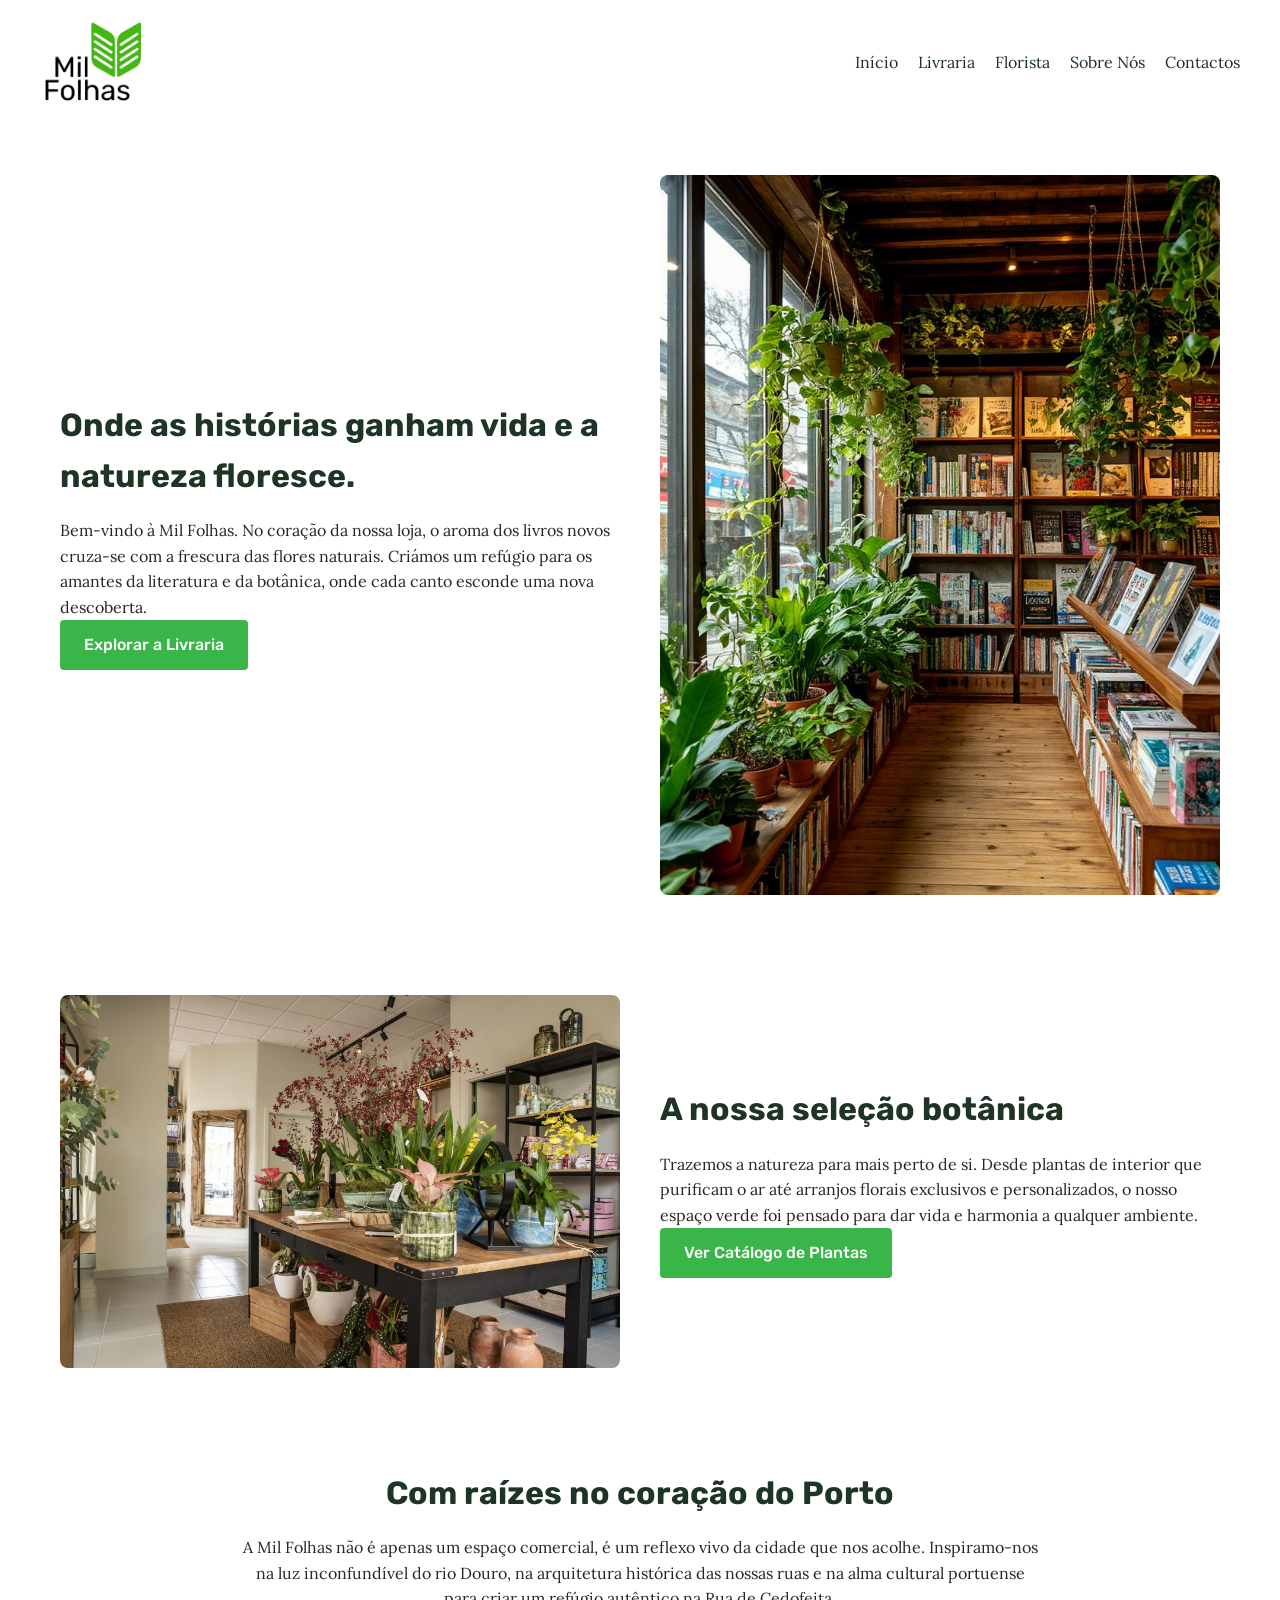
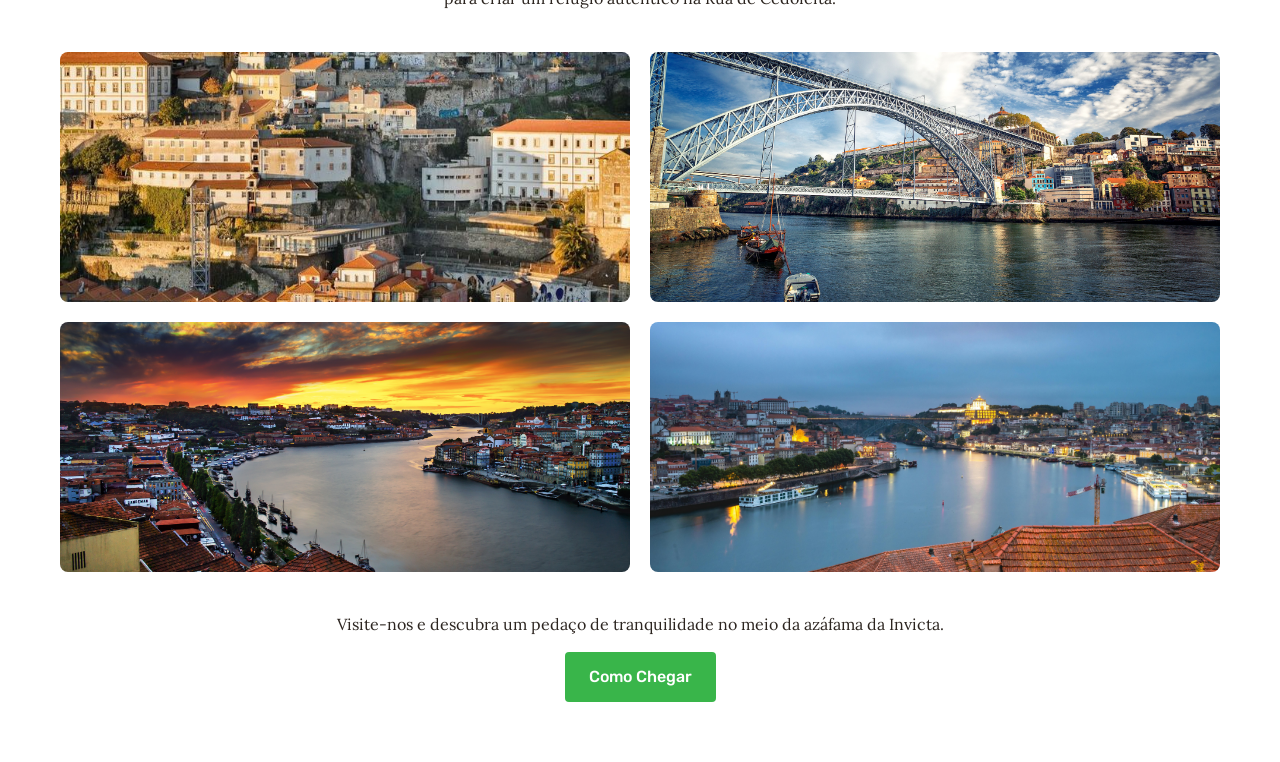
<file: index.html>
<!DOCTYPE html>
<html lang="pt-PT">
<head>
    <meta charset="UTF-8">
    <meta name="viewport" content="width=device-width, initial-scale=1.0">
    <title>Mil Folhas | Livraria & Florista</title>
    
    <link rel="stylesheet" href="css/layout.css">
    <link rel="stylesheet" href="css/style.css">
</head>
<body>

    <header class="main-header container">
        <div class="brand-logo">
            <a href="index.html">
                <img src="logo-mil-folhas.png" alt="Logótipo Mil Folhas" class="logo-img">
            </a>
        </div>
        <nav class="main-nav">
            <ul>
                <li><a href="index.html">Início</a></li>
                <li><a href="pages/livraria.html">Livraria</a></li>
                <li><a href="pages/florista.html">Florista</a></li>
                <li><a href="pages/sobre.html">Sobre Nós</a></li>
                <li><a href="pages/contactos.html">Contactos</a></li>
            </ul>
        </nav>
    </header>

    <main class="container">
        
        <section class="hero-section grid-2-cols">
            <div class="hero-content">
                <h2>Onde as histórias ganham vida e a natureza floresce.</h2>
                <p>
                    Bem-vindo à Mil Folhas. No coração da nossa loja, o aroma dos livros novos cruza-se 
                    com a frescura das flores naturais. Criámos um refúgio para os amantes da literatura 
                    e da botânica, onde cada canto esconde uma nova descoberta.
                </p>
                <a href="pages/livraria.html" class="btn-primary">Explorar a Livraria</a>
            </div>
            <div class="hero-image">
                <img src="interior.jpeg" alt="Interior acolhedor da Mil Folhas">
            </div>
        </section>

        <section class="florist-section grid-2-cols">
            <div class="florist-image">
                <img src="arranjos-flores.jpeg" alt="Mesa de exposição com arranjos florais">
            </div>
            <div class="florist-content">
                <h2>A nossa seleção botânica</h2>
                <p>
                    Trazemos a natureza para mais perto de si. Desde plantas de interior que purificam o ar 
                    até arranjos florais exclusivos e personalizados, o nosso espaço verde foi pensado para 
                    dar vida e harmonia a qualquer ambiente.
                </p>
                <a href="pages/florista.html" class="btn-primary">Ver Catálogo de Plantas</a>
            </div>
        </section>

        <section class="porto-section text-center">
            <h2>Com raízes no coração do Porto</h2>
            <p style="max-width: 800px; margin: 0 auto;">
                A Mil Folhas não é apenas um espaço comercial, é um reflexo vivo da cidade que nos acolhe. 
                Inspiramo-nos na luz inconfundível do rio Douro, na arquitetura histórica das nossas ruas e 
                na alma cultural portuense para criar um refúgio autêntico na Rua de Cedofeita.
            </p>
            
            <div class="grid-2-cols" style="margin-top: 40px; gap: 20px;">
                <div>
                    <img src="porto.jpeg" alt="Vista da arquitetura histórica da Ribeira do Porto" style="border-radius: 8px;">
                </div>
                <div>
                    <img src="porto4.jpeg" alt="Ponte Dom Luís I e o rio Douro" style="border-radius: 8px;">
                </div>
                <div>
                    <img src="porto2.jpeg" alt="Pôr do sol sobre o rio Douro no Porto" style="border-radius: 8px;">
                </div>
                <div>
                    <img src="porto3.jpeg" alt="Vista noturna da cidade do Porto iluminada" style="border-radius: 8px;">
                </div>
            </div>
            
            <p style="margin-top: 40px;">
                Visite-nos e descubra um pedaço de tranquilidade no meio da azáfama da Invicta.
            </p>
            <a href="pages/contactos.html" class="btn-primary" style="margin-top: 15px;">Como Chegar</a>
        </section>

    </main>

</body>
</html>
</main>
    
    <script src="js/main.js"></script>
</body>
</html>
</file>
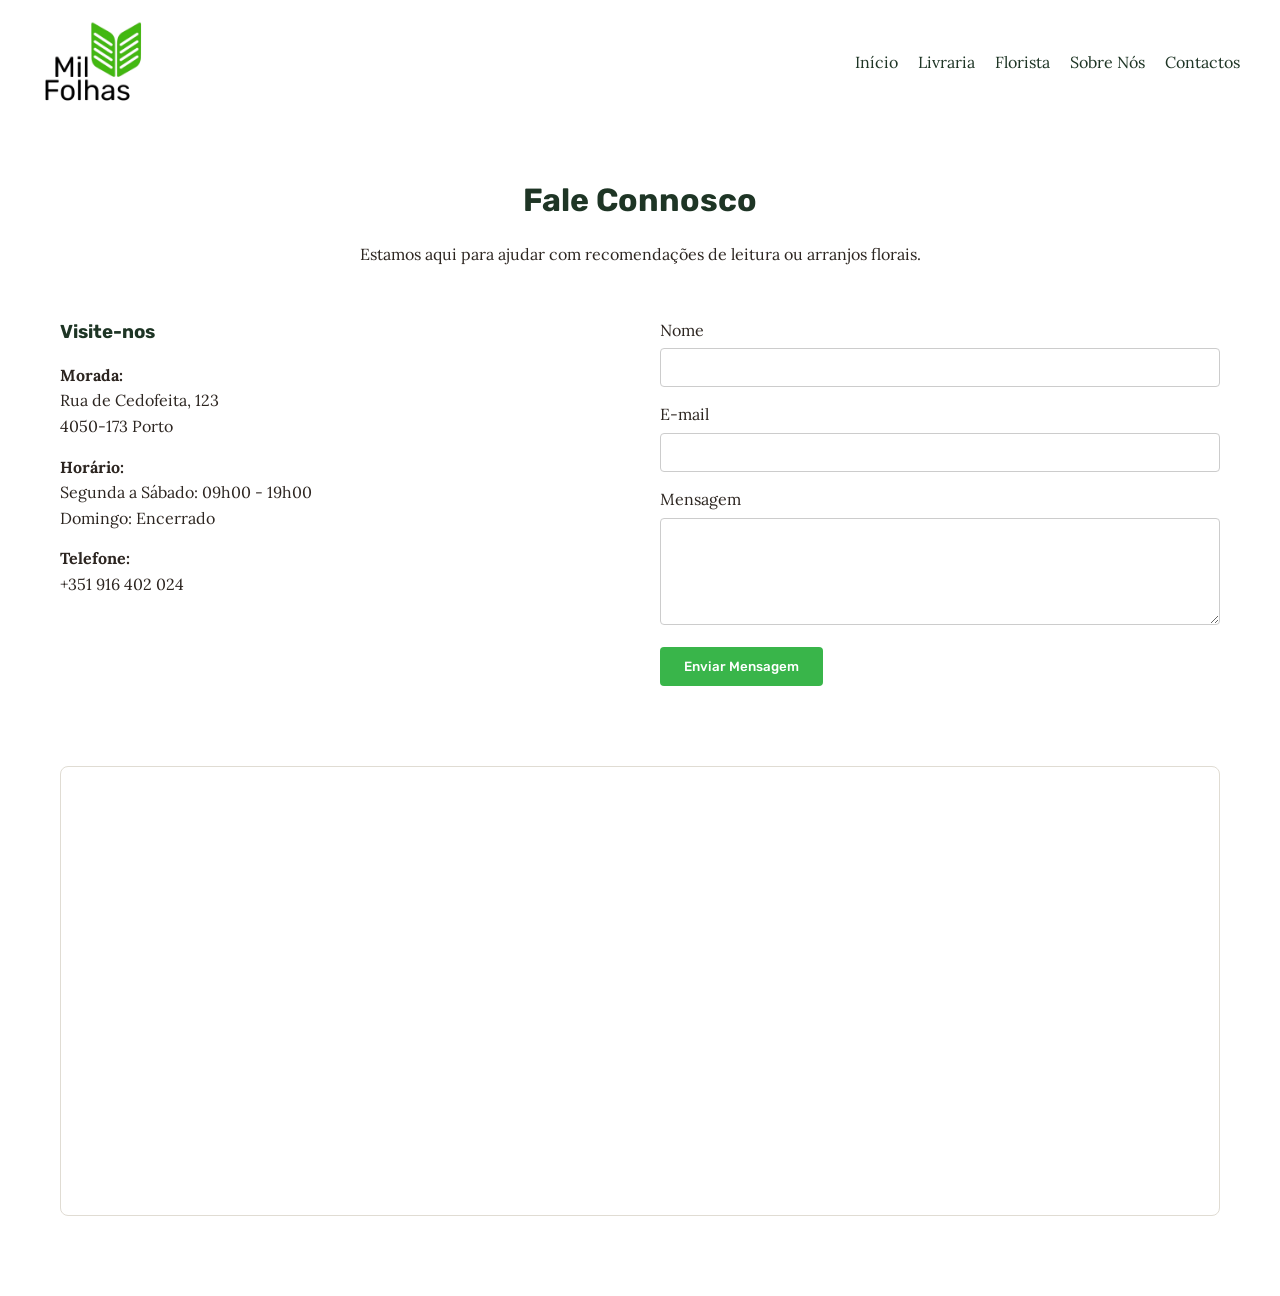
<file: pages/contactos.html>
<!DOCTYPE html>
<html lang="pt-PT">
<head>
    <meta charset="UTF-8">
    <meta name="viewport" content="width=device-width, initial-scale=1.0">
    <title>Contactos | Mil Folhas</title>
    
    <link rel="stylesheet" href="../css/layout.css">
    <link rel="stylesheet" href="../css/style.css">
</head>
<body>

    <header class="main-header container">
        <div class="brand-logo">
            <a href="../index.html">
                <img src="../logo-mil-folhas.png" alt="Logótipo Mil Folhas" class="logo-img">
            </a>
        </div>
        <nav class="main-nav">
            <ul>
                <li><a href="../index.html">Início</a></li>
                <li><a href="livraria.html">Livraria</a></li>
                <li><a href="florista.html">Florista</a></li>
                <li><a href="sobre.html">Sobre Nós</a></li>
                <li><a href="contactos.html">Contactos</a></li>
            </ul>
        </nav>
    </header>

    <main class="container">
        
        <div class="section-header text-center">
            <h2>Fale Connosco</h2>
            <p>Estamos aqui para ajudar com recomendações de leitura ou arranjos florais.</p>
        </div>

        <section class="grid-2-cols contact-section">
            <div class="contact-info">
                <h3>Visite-nos</h3>
                <p>
                    <strong>Morada:</strong><br>
                    Rua de Cedofeita, 123<br>
                    4050-173 Porto
                </p>
                <p>
                    <strong>Horário:</strong><br>
                    Segunda a Sábado: 09h00 - 19h00<br>
                    Domingo: Encerrado
                </p>
                <p>
                    <strong>Telefone:</strong><br>
                    +351 916 402 024
                </p>
            </div>
            
            <div class="contact-form">
                <form>
                    <div class="form-group">
                        <label for="nome">Nome</label>
                        <input type="text" id="nome" name="nome" required>
                    </div>
                    
                    <div class="form-group">
                        <label for="email">E-mail</label>
                        <input type="email" id="email" name="email" required>
                    </div>
                    
                    <div class="form-group">
                        <label for="mensagem">Mensagem</label>
                        <textarea id="mensagem" name="mensagem" rows="5" required></textarea>
                    </div>
                    
                    <button type="submit" class="btn-primary">Enviar Mensagem</button>
                </form>
            </div>
        </section>

        <section class="map-section">
            <div class="map-container">
                <iframe 
                    src="https://maps.google.com/maps?q=Rua%20de%20Cedofeita,%20123,%20Porto&t=&z=16&ie=UTF8&iwloc=&output=embed" 
                    loading="lazy">
                </iframe>
            </div>
        </section>

    </main>

</body>
</html>
</main>
    
    <script src="../js/main.js"></script>
</body>
</html>
</file>
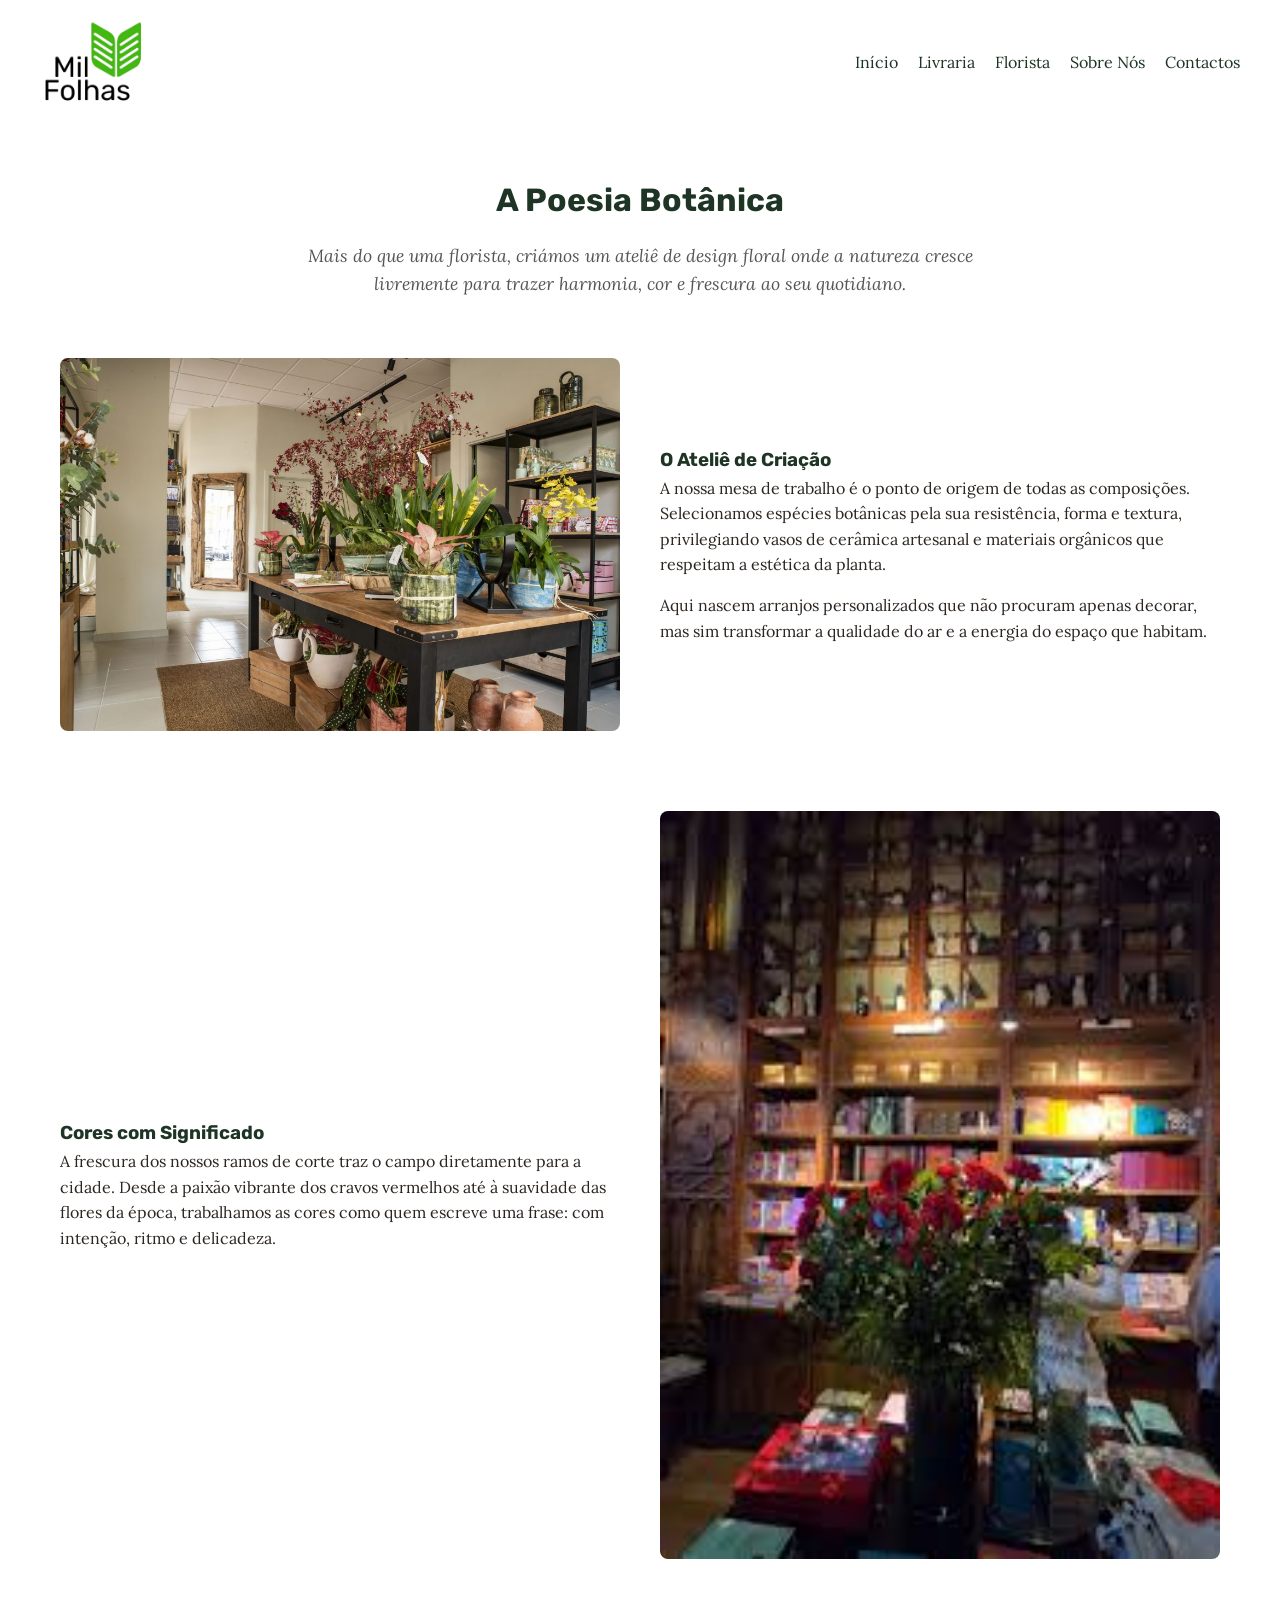
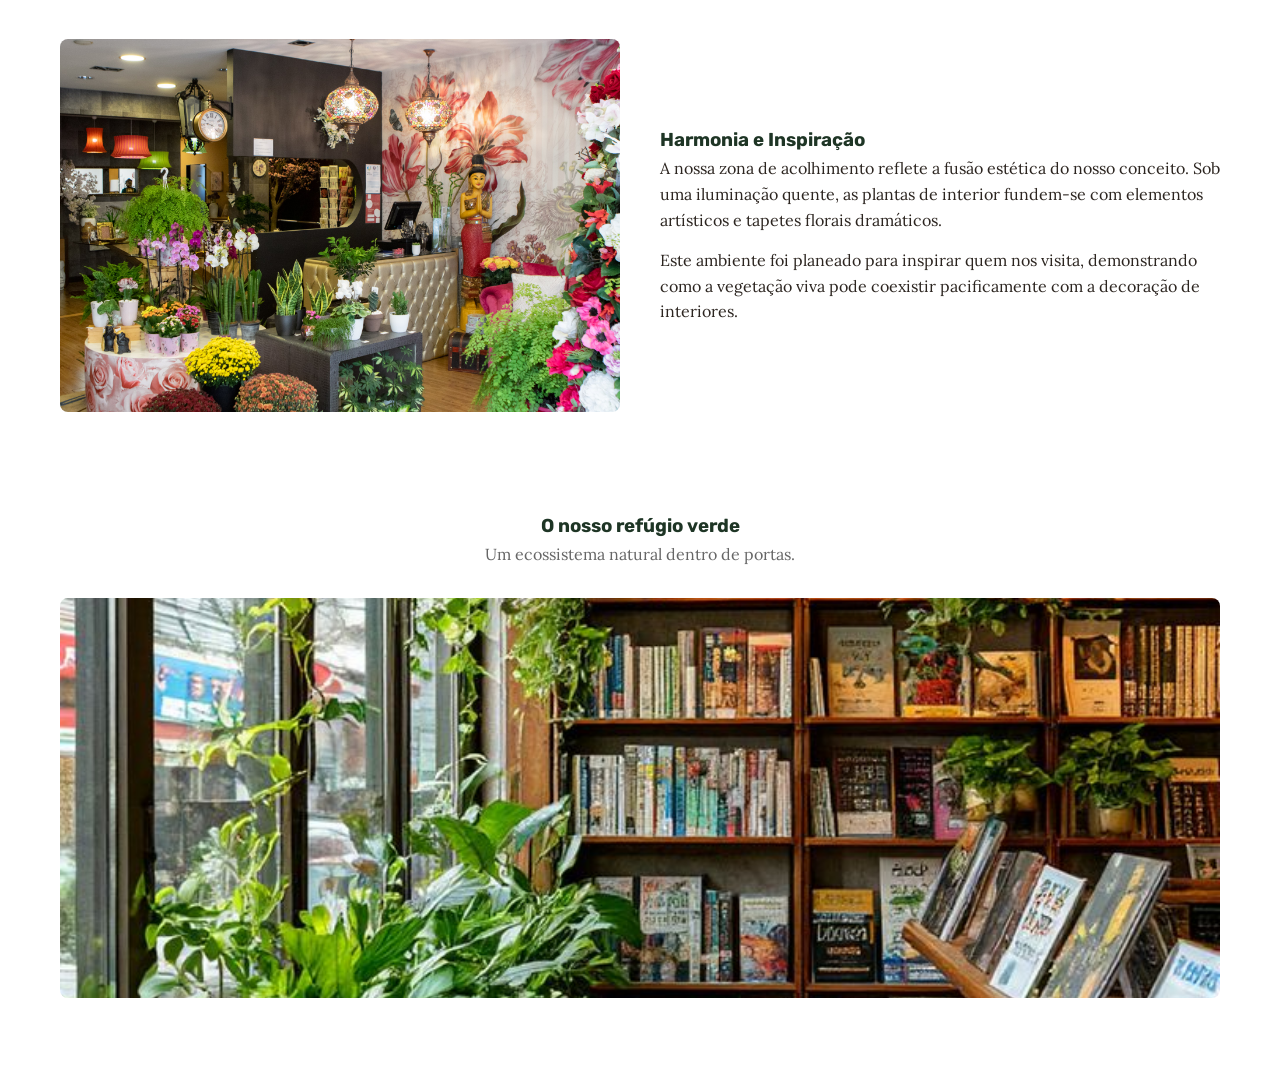
<file: pages/florista.html>
<!DOCTYPE html>
<html lang="pt-PT">
<head>
    <meta charset="UTF-8">
    <meta name="viewport" content="width=device-width, initial-scale=1.0">
    <title>Florista | Mil Folhas</title>
    
    <link rel="stylesheet" href="../css/layout.css">
    <link rel="stylesheet" href="../css/style.css">
</head>
<body>

    <header class="main-header container">
        <div class="brand-logo">
            <a href="../index.html">
                <img src="../logo-mil-folhas.png" alt="Logótipo Mil Folhas" class="logo-img">
            </a>
        </div>
        <nav class="main-nav">
            <ul>
                <li><a href="../index.html">Início</a></li>
                <li><a href="livraria.html">Livraria</a></li>
                <li><a href="florista.html">Florista</a></li>
                <li><a href="sobre.html">Sobre Nós</a></li>
                <li><a href="contactos.html">Contactos</a></li>
            </ul>
        </nav>
    </header>

    <main class="container" style="margin-bottom: 80px;">
        
        <div class="section-header text-center" style="max-width: 750px; margin-left: auto; margin-right: auto;">
            <h2>A Poesia Botânica</h2>
            <p style="font-size: 1.1rem; color: #555; font-style: italic;">
                Mais do que uma florista, criámos um ateliê de design floral onde a natureza cresce livremente para trazer harmonia, cor e frescura ao seu quotidiano.
            </p>
        </div>

        <section class="grid-2-cols" style="margin-top: 60px;">
            <div class="editorial-image">
                <img src="../arranjos-flores.jpeg" alt="Mesa de ateliê com vasos de cerâmica e plantas de interior">
            </div>
            <div class="editorial-text">
                <h3>O Ateliê de Criação</h3>
                <p>
                    A nossa mesa de trabalho é o ponto de origem de todas as composições. Selecionamos espécies botânicas pela sua resistência, forma e textura, privilegiando vasos de cerâmica artesanal e materiais orgânicos que respeitam a estética da planta.
                </p>
                <p style="margin-top: 15px;">
                    Aqui nascem arranjos personalizados que não procuram apenas decorar, mas sim transformar a qualidade do ar e a energia do espaço que habitam.
                </p>
            </div>
        </section>

        <section class="grid-2-cols" style="margin-top: 80px;">
            <div class="editorial-text">
                <h3>Cores com Significado</h3>
                <p>
                    A frescura dos nossos ramos de corte traz o campo diretamente para a cidade. Desde a paixão vibrante dos cravos vermelhos até à suavidade das flores da época, trabalhamos as cores como quem escreve uma frase: com intenção, ritmo e delicadeza.
                </p>
            </div>
            <div class="editorial-image">
                <img src="../florista.jpeg" alt="Arranjo de cravos vermelhos em ambiente intimista">
            </div>
        </section>

        <section class="grid-2-cols" style="margin-top: 80px;">
            <div class="editorial-image">
                <img src="../florista2.jpeg" alt="Zona de atendimento acolhedora com apontamentos florais">
            </div>
            <div class="editorial-text">
                <h3>Harmonia e Inspiração</h3>
                <p>
                    A nossa zona de acolhimento reflete a fusão estética do nosso conceito. Sob uma iluminação quente, as plantas de interior fundem-se com elementos artísticos e tapetes florais dramáticos.
                </p>
                <p style="margin-top: 15px;">
                    Este ambiente foi planeado para inspirar quem nos visita, demonstrando como a vegetação viva pode coexistir pacificamente com a decoração de interiores.
                </p>
            </div>
        </section>

        <div class="text-center" style="margin-top: 100px;">
            <h3>O nosso refúgio verde</h3>
            <p style="margin-bottom: 30px; color: #666;">Um ecossistema natural dentro de portas.</p>
        </div>

        <section style="margin-bottom: 80px;">
            <img src="../interior.jpeg" alt="Interior da loja repleto de plantas e luz natural" style="width: 100%; height: 400px; object-fit: cover; border-radius: 8px;">
        </section>

    </main>

</body>
</html>
</main>
    
    <script src="../js/main.js"></script>
</body>
</html>
</file>
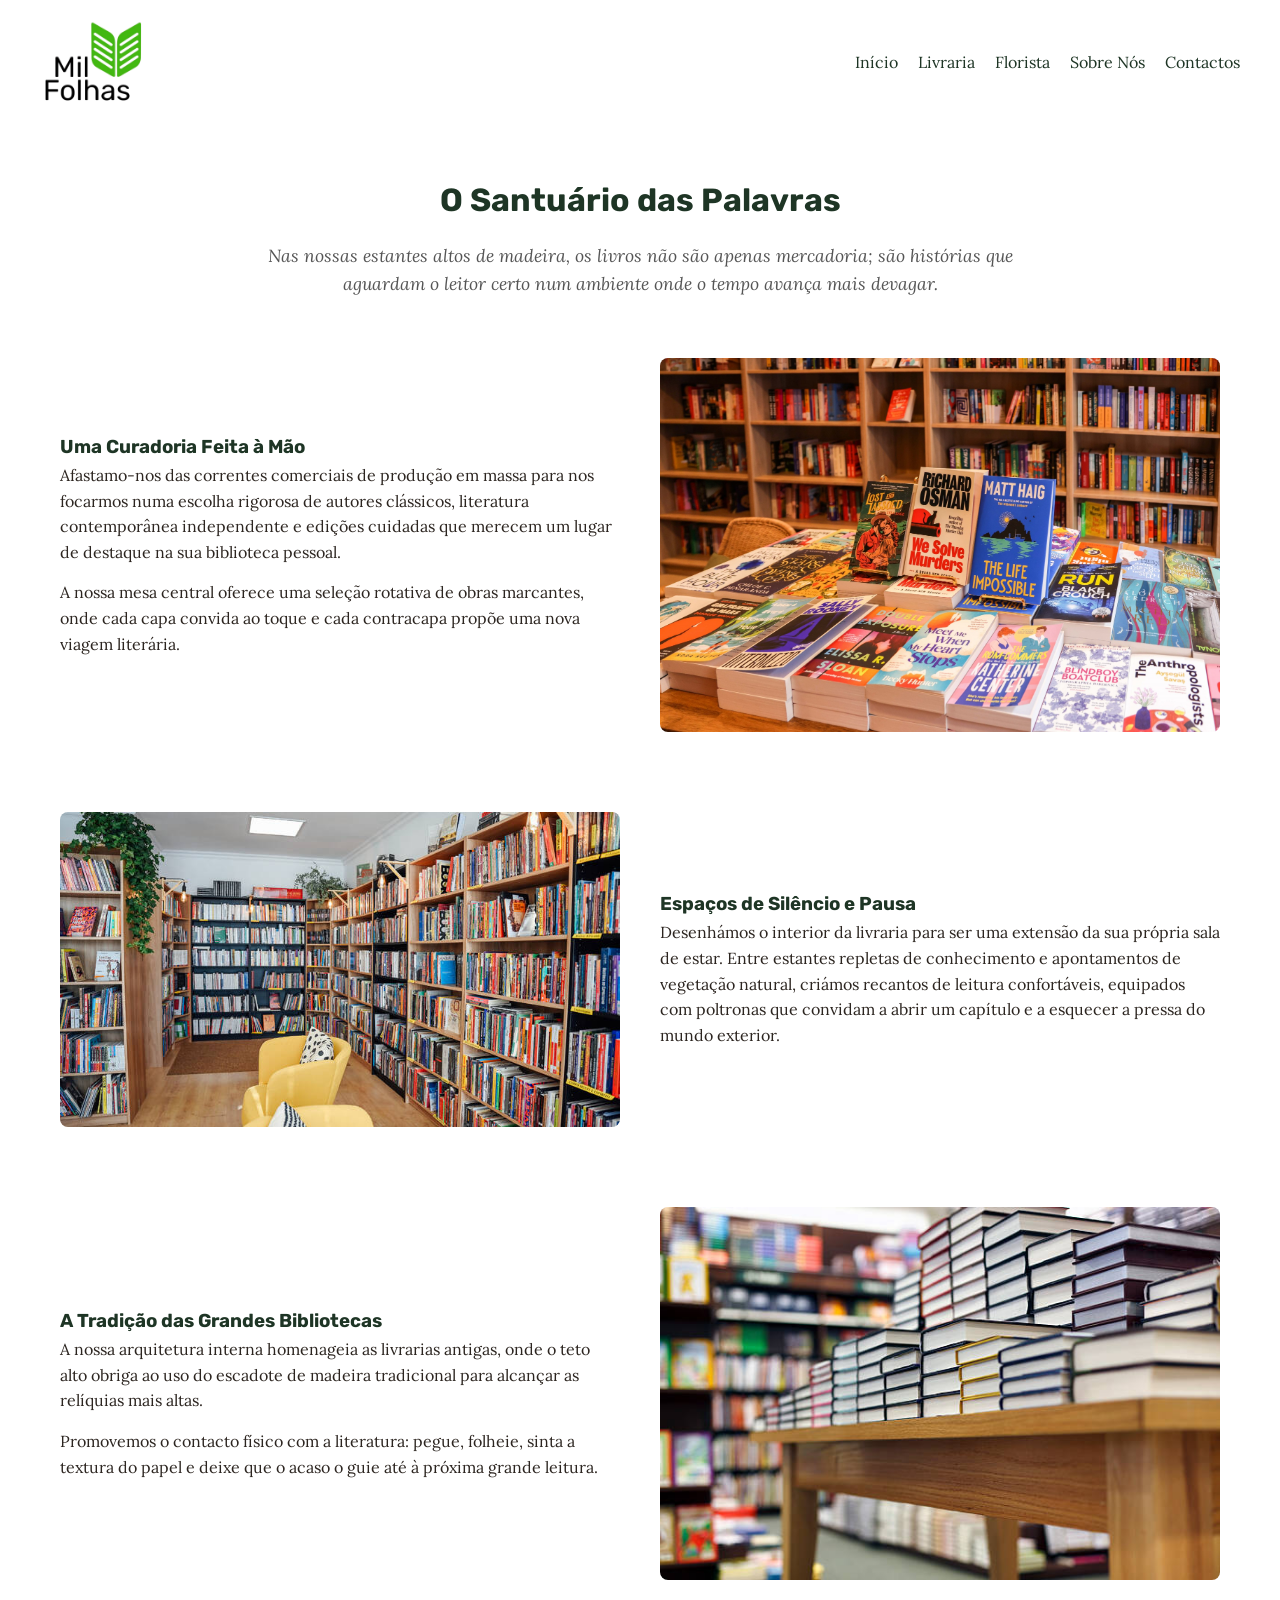
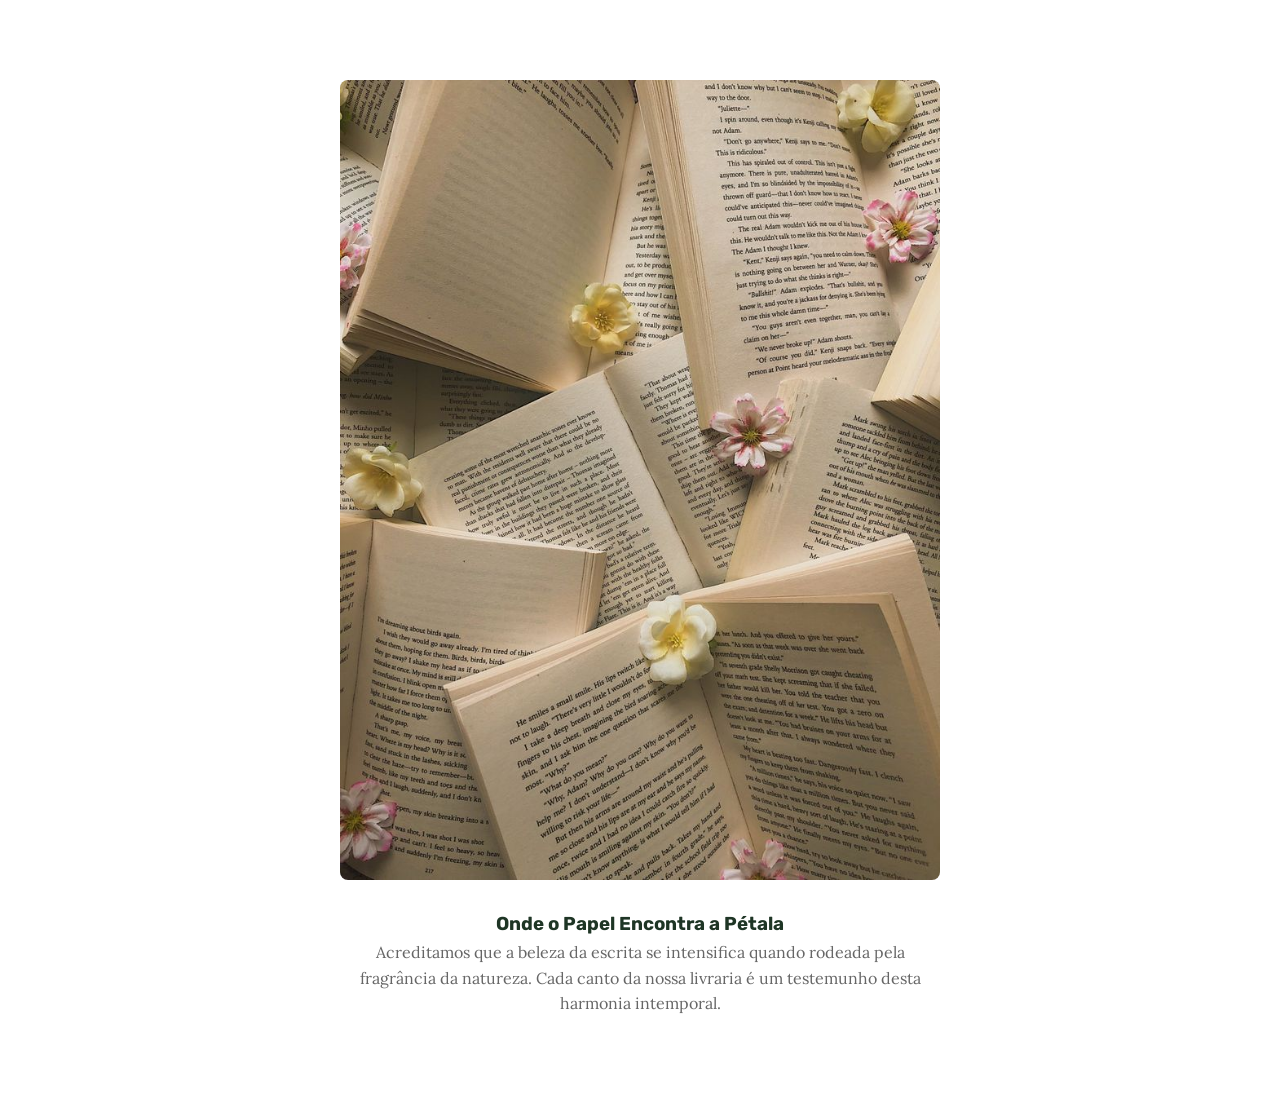
<file: pages/livraria.html>
<!DOCTYPE html>
<html lang="pt-PT">
<head>
    <meta charset="UTF-8">
    <meta name="viewport" content="width=device-width, initial-scale=1.0">
    <title>Livraria | Mil Folhas</title>
    
    <link rel="stylesheet" href="../css/layout.css">
    <link rel="stylesheet" href="../css/style.css">
</head>
<body>

    <header class="main-header container">
        <div class="brand-logo">
            <a href="../index.html">
                <img src="../logo-mil-folhas.png" alt="Logótipo Mil Folhas" class="logo-img">
            </a>
        </div>
        <nav class="main-nav">
            <ul>
                <li><a href="../index.html">Início</a></li>
                <li><a href="livraria.html">Livraria</a></li>
                <li><a href="florista.html">Florista</a></li>
                <li><a href="sobre.html">Sobre Nós</a></li>
                <li><a href="contactos.html">Contactos</a></li>
            </ul>
        </nav>
    </header>

    <main class="container" style="margin-bottom: 80px;">
        
        <div class="section-header text-center" style="max-width: 750px; margin-left: auto; margin-right: auto;">
            <h2>O Santuário das Palavras</h2>
            <p style="font-size: 1.1rem; color: #555; font-style: italic;">
                Nas nossas estantes altos de madeira, os livros não são apenas mercadoria; são histórias que aguardam o leitor certo num ambiente onde o tempo avança mais devagar.
            </p>
        </div>

        <section class="grid-2-cols" style="margin-top: 60px;">
            <div class="editorial-text">
                <h3>Uma Curadoria Feita à Mão</h3>
                <p>
                    Afastamo-nos das correntes comerciais de produção em massa para nos focarmos numa escolha rigorosa de autores clássicos, literatura contemporânea independente e edições cuidadas que merecem um lugar de destaque na sua biblioteca pessoal.
                </p>
                <p style="margin-top: 15px;">
                    A nossa mesa central oferece uma seleção rotativa de obras marcantes, onde cada capa convida ao toque e cada contracapa propõe uma nova viagem literária.
                </p>
            </div>
            <div class="editorial-image">
                <img src="../livraria2.jpeg" alt="Mesa de madeira com livros selecionados em destaque">
            </div>
        </section>

        <section class="grid-2-cols" style="margin-top: 80px;">
            <div class="editorial-image">
                <img src="../livraria3.jpeg" alt="Canto de leitura acolhedor com poltrona amarela">
            </div>
            <div class="editorial-text">
                <h3>Espaços de Silêncio e Pausa</h3>
                <p>
                    Desenhámos o interior da livraria para ser uma extensão da sua própria sala de estar. Entre estantes repletas de conhecimento e apontamentos de vegetação natural, criámos recantos de leitura confortáveis, equipados com poltronas que convidam a abrir um capítulo e a esquecer a pressa do mundo exterior.
                </p>
            </div>
        </section>

        <section class="grid-2-cols" style="margin-top: 80px;">
            <div class="editorial-text">
                <h3>A Tradição das Grandes Bibliotecas</h3>
                <p>
                    A nossa arquitetura interna homenageia as livrarias antigas, onde o teto alto obriga ao uso do escadote de madeira tradicional para alcançar as relíquias mais altas.
                </p>
                <p style="margin-top: 15px;">
                    Promovemos o contacto físico com a literatura: pegue, folheie, sinta a textura do papel e deixe que o acaso o guie até à próxima grande leitura.
                </p>
            </div>
            <div class="editorial-image">
                <img src="../livraria4.jpeg" alt="Estantes altos de madeira com escadote de correr tradicional">
            </div>
        </section>

        <section style="margin-top: 100px; text-align: center;">
            <div style="max-width: 600px; margin: 0 auto;">
                <img src="../detalhe-livros.jpeg" alt="Páginas de livros abertas salpicadas com flores frescas" style="width: 100%; border-radius: 8px; margin-bottom: 30px;">
                <h3>Onde o Papel Encontra a Pétala</h3>
                <p style="color: #666;">
                    Acreditamos que a beleza da escrita se intensifica quando rodeada pela fragrância da natureza. Cada canto da nossa livraria é um testemunho desta harmonia intemporal.
                </p>
            </div>
        </section>

    </main>

</body>
</html>
</main>
    
    <script src="../js/main.js"></script>
</body>
</html>
</file>
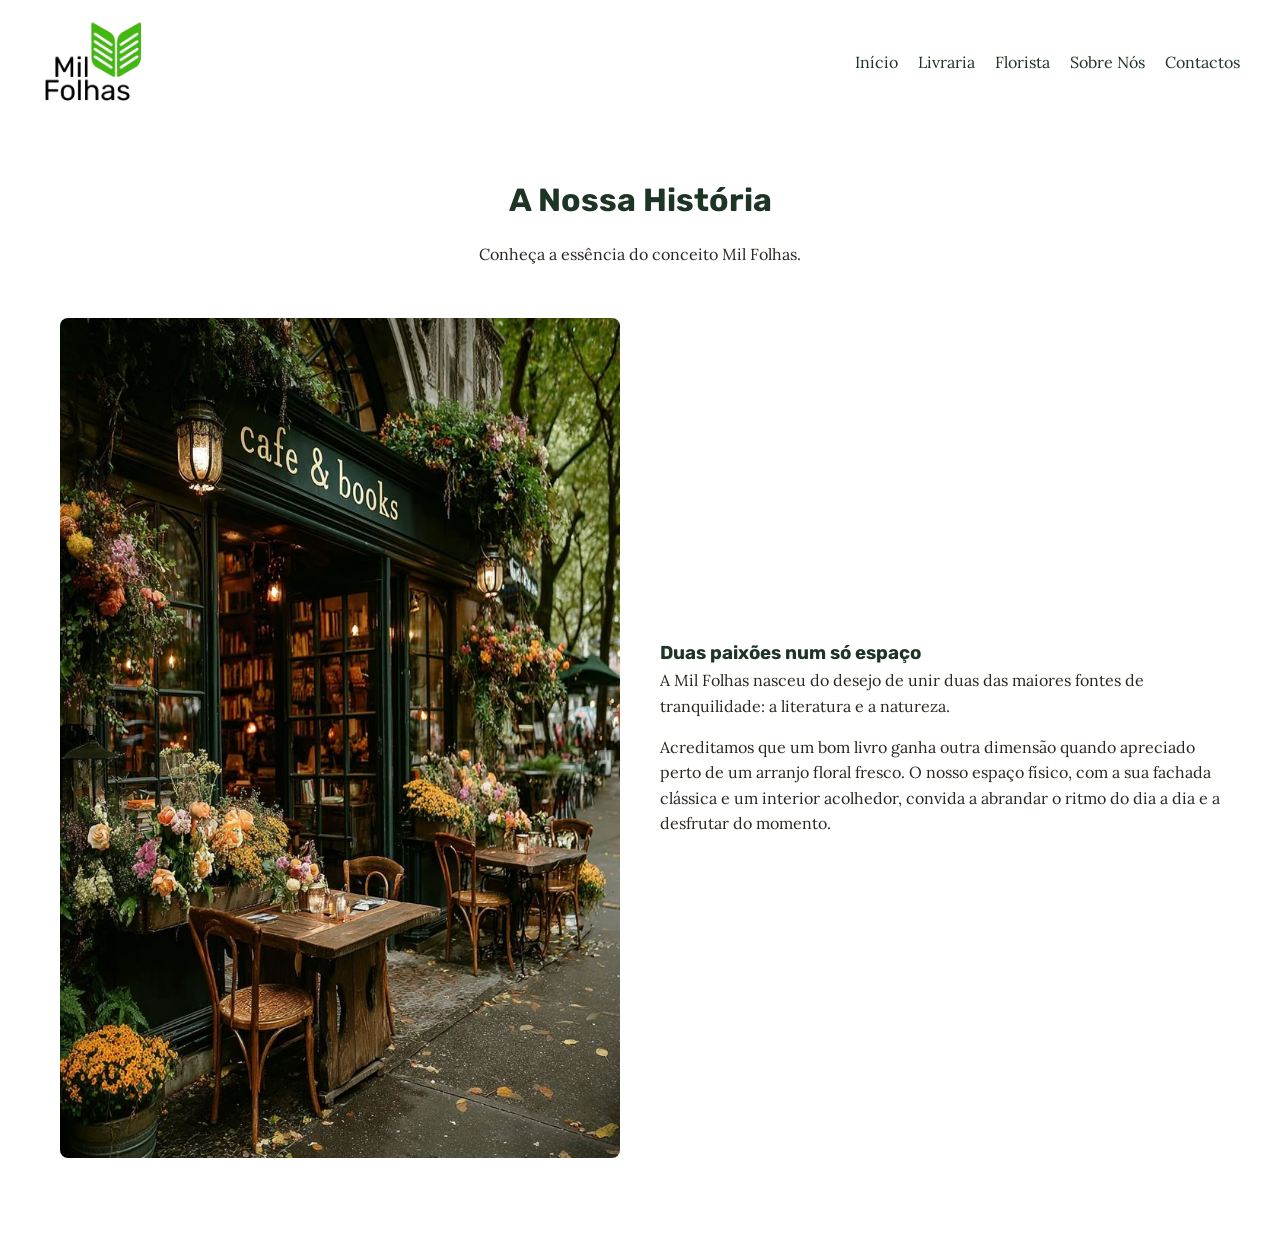
<file: pages/sobre.html>
<!DOCTYPE html>
<html lang="pt-PT">
<head>
    <meta charset="UTF-8">
    <meta name="viewport" content="width=device-width, initial-scale=1.0">
    <title>Sobre Nós | Mil Folhas</title>
    
    <link rel="stylesheet" href="../css/layout.css">
    <link rel="stylesheet" href="../css/style.css">
</head>
<body>

    <header class="main-header container">
        <div class="brand-logo">
            <a href="../index.html">
                <img src="../logo-mil-folhas.png" alt="Logótipo Mil Folhas" class="logo-img">
            </a>
        </div>
        <nav class="main-nav">
            <ul>
                <li><a href="../index.html">Início</a></li>
                <li><a href="livraria.html">Livraria</a></li>
                <li><a href="florista.html">Florista</a></li>
                <li><a href="sobre.html">Sobre Nós</a></li>
                <li><a href="contactos.html">Contactos</a></li>
            </ul>
        </nav>
    </header>

    <main class="container">
        
        <div class="section-header text-center">
            <h2>A Nossa História</h2>
            <p>Conheça a essência do conceito Mil Folhas.</p>
        </div>

        <section class="grid-2-cols" style="margin-bottom: 80px;">
            <div class="about-image">
                <img src="../fachada-loja.jpeg" alt="Fachada exterior da loja Mil Folhas">
            </div>
            <div class="about-content">
                <h3>Duas paixões num só espaço</h3>
                <p>A Mil Folhas nasceu do desejo de unir duas das maiores fontes de tranquilidade: a literatura e a natureza.</p>
                <p style="margin-top: 15px;">Acreditamos que um bom livro ganha outra dimensão quando apreciado perto de um arranjo floral fresco. O nosso espaço físico, com a sua fachada clássica e um interior acolhedor, convida a abrandar o ritmo do dia a dia e a desfrutar do momento.</p>
            </div>
        </section>

    </main>

</body>
</html>
</main>
    
    <script src="../js/main.js"></script>
</body>
</html>
</file>
<file: css/layout.css>
/* ==========================================================================
   FILE: css/layout.css
   Purpose: Structure, Grids, Margins, and Positioning
   ========================================================================== */

* {
    margin: 0;
    padding: 0;
    box-sizing: border-box;
}

body {
    line-height: 1.6;
}

.container {
    max-width: 1200px;
    margin: 0 auto; 
    padding: 0 20px; 
}

.main-header {
    display: flex; 
    justify-content: space-between; 
    align-items: center; 
    padding: 20px 0;
}

.logo-img {
    max-height: 85px; 
    width: auto;
}

.main-nav ul {
    display: flex; 
    gap: 20px; 
    list-style: none;
}

.btn-primary {
    display: inline-block;
    padding: 12px 24px;
}

.section-header {
    margin-top: 50px;
    margin-bottom: 40px;
}

/* Grelhas */
.grid-2-cols {
    display: grid;
    grid-template-columns: 1fr 1fr; 
    gap: 40px; 
    margin-top: 50px;
    align-items: center; 
}

.grid-3-cols {
    display: grid;
    grid-template-columns: repeat(3, 1fr); 
    gap: 30px; 
    margin-bottom: 80px;
}

/* Secções */
.florist-section,
.porto-section {
    margin-top: 100px;
    margin-bottom: 80px;
}

.porto-section .grid-2-cols img {
    width: 100%;
    height: 250px;
    object-fit: cover;
}

.livraria-gallery {
    margin-top: 20px;
    margin-bottom: 80px;
    align-items: stretch;
}

.livraria-gallery img {
    width: 100%;
    height: 100%;
    object-fit: cover;
}

/* Cartões de Exposição (Showcase) */
.showcase-card {
    padding: 20px;
    display: flex;
    flex-direction: column;
    align-items: center;
    text-align: center;
}

.showcase-card img {
    margin-bottom: 15px;
    width: 100%;
    height: auto;
}

/* Editorial Livre (Imagens adaptáveis sem forçar altura) */
.editorial-image img {
    width: 100%;
    height: auto; 
    border-radius: 8px;
}

/* Contactos */
.contact-section {
    margin-bottom: 80px;
    align-items: start;
}

.form-group {
    margin-bottom: 15px;
}

.form-group label {
    display: block;
    margin-bottom: 5px;
}

.form-group input,
.form-group textarea {
    width: 100%;
    padding: 10px;
}

.map-section {
    margin-bottom: 80px;
}

.map-container {
    width: 100%;
    height: 450px;
    overflow: hidden;
}

.map-container iframe {
    width: 100%;
    height: 100%;
    border: 0;
}

img {
    max-width: 100%;
    height: auto;
    display: block; 
}

/* Responsividade */
@media (max-width: 768px) {
    .main-header {
        flex-direction: column;
        gap: 15px;
    }

    .main-nav ul {
        flex-wrap: wrap;
        justify-content: center;
    }

    .grid-2-cols, 
    .grid-3-cols {
        grid-template-columns: 1fr;
        gap: 40px;
    }

    .florist-section,
    .porto-section {
        margin-top: 60px;
        margin-bottom: 40px;
    }
}
</file>
<file: css/style.css>
/* ==========================================================================
   FILE: css/style.css
   Purpose: Colors, Typography, and Visual Aesthetics
   ========================================================================== */

@import url('https://fonts.googleapis.com/css2?family=Lora:ital,wght@0,400;0,700;1,400&family=Rubik:wght@400;500;700&display=swap');

:root {
    --bg-color: #FFFFFF;       
    --text-color: #2C2520;       
    --brand-color: #39B54A;       
    --support-color: #1E3525;       
    --accent-color: #D4A373;    

    --font-heading: 'Rubik', sans-serif;
    --font-body: 'Lora', serif;
}

body {
    background-color: var(--bg-color);
    color: var(--text-color);
    font-family: var(--font-body);
    -webkit-font-smoothing: antialiased;
}

h1, h2, h3, h4, h5, h6 {
    font-family: var(--font-heading);
    font-weight: 700;
    color: var(--support-color);
}

h2 {
    font-size: 2rem;
    margin-bottom: 1rem;
}

.text-center {
    text-align: center;
}

a {
    color: var(--support-color);
    text-decoration: none;
    transition: color 0.3s ease;
}

a:hover {
    color: var(--brand-color);
}

.btn-primary {
    background-color: var(--brand-color);
    color: #ffffff;
    font-family: var(--font-heading);
    font-weight: 500;
    border: none;
    border-radius: 4px;
    cursor: pointer;
    transition: background-color 0.3s ease;
}

.btn-primary:hover {
    background-color: var(--support-color);
}

/* Estética da Galeria de Exposição */
.showcase-card {
    border: 1px solid #E0DCD3; 
    border-radius: 8px;
    background-color: #ffffff; 
    transition: transform 0.3s ease, box-shadow 0.3s ease;
}

.showcase-card:hover {
    transform: translateY(-5px); 
    box-shadow: 0 10px 20px rgba(44, 37, 32, 0.05); 
}

.showcase-card h3 {
    margin-top: 10px;
    font-size: 1.2rem;
    margin-bottom: 5px;
}

.showcase-card p {
    font-style: italic;
    color: #666;
    font-size: 0.95rem;
}

.showcase-card img,
.livraria-gallery img,
.hero-image img,
.florist-image img,
.about-image img {
    border-radius: 8px;
}

/* Formulários e Contactos */
.contact-info p {
    margin-top: 15px;
}

.form-group input,
.form-group textarea {
    border: 1px solid #ccc;
    border-radius: 4px;
    font-family: var(--font-body);
}

.map-container {
    border-radius: 8px;
    border: 1px solid #E0DCD3;
}
/* ==========================================================================
   Classes de Interatividade (Controladas pelo main.js)
   ========================================================================== */

/* Efeito do cabeçalho ao descer a página */
.main-header {
    position: sticky;
    top: 0;
    z-index: 1000;
    background-color: var(--bg-color);
    transition: box-shadow 0.3s ease, padding 0.3s ease;
}

.header-scrolled {
    box-shadow: 0 4px 20px rgba(44, 37, 32, 0.08);
    padding: 10px 0; /* Encolhe ligeiramente o cabeçalho para dar mais espaço de leitura */
}

/* Efeito de surgimento (Fade-in) */
.fade-element {
    opacity: 0;
    transform: translateY(30px); /* Começa 30px mais abaixo */
    transition: opacity 0.8s ease-out, transform 0.8s ease-out;
}

/* O JavaScript adiciona esta classe quando o utilizador faz scroll até ao elemento */
.is-visible {
    opacity: 1;
    transform: translateY(0);
}
</file>
